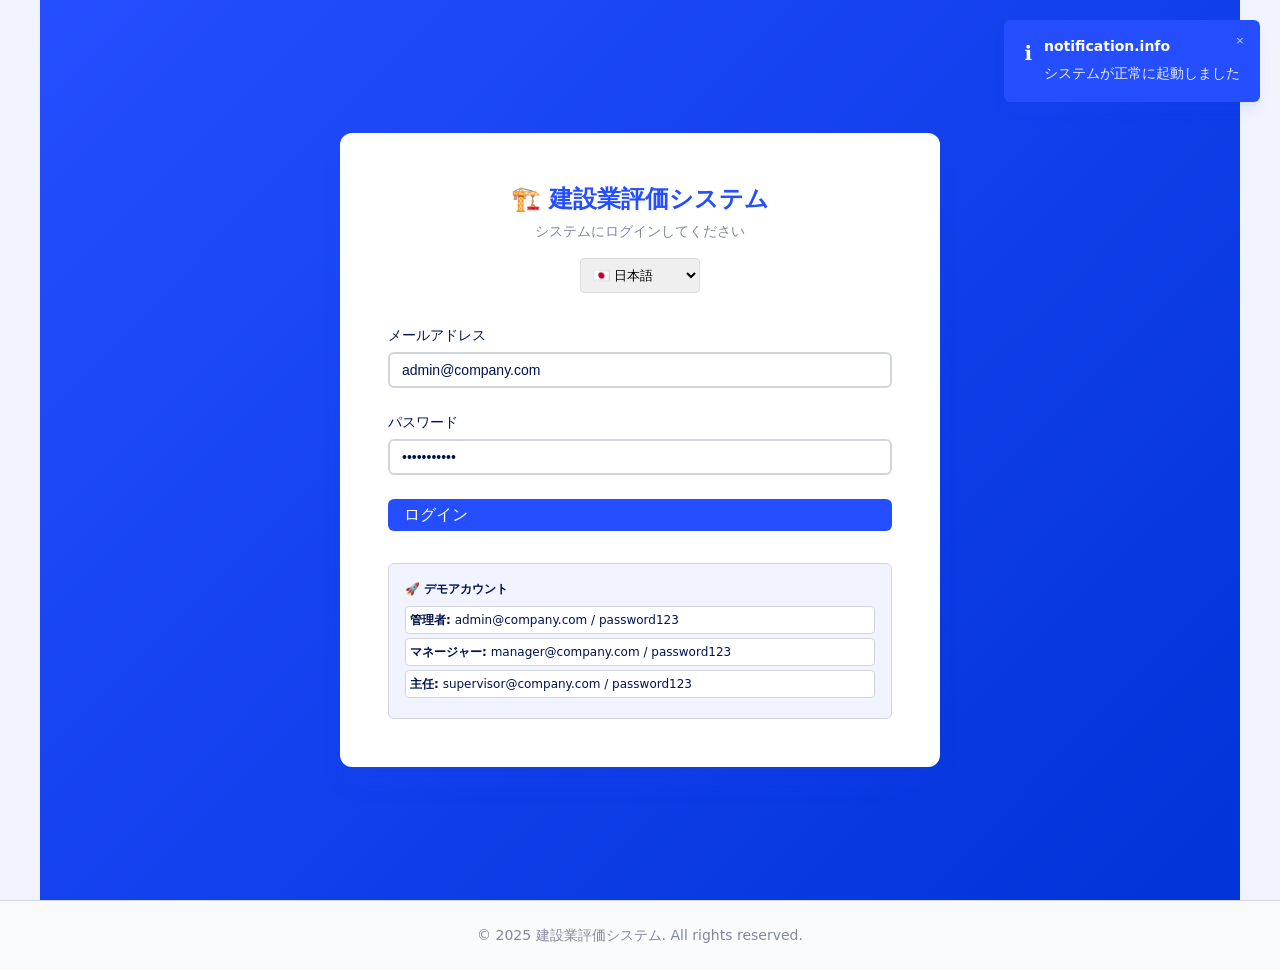
<file: index.html>
<!DOCTYPE html>
<html lang="ja">
<head>
    <meta charset="UTF-8">
    <meta name="viewport" content="width=device-width, initial-scale=1.0">
    <title>建設業評価システム</title>
    <link rel="icon" href="data:image/svg+xml,<svg xmlns='http://www.w3.org/2000/svg' viewBox='0 0 100 100'><text y='.9em' font-size='90'>🏗️</text></svg>">
    
    <!-- CSS読み込み（順序重要） -->
    <link rel="stylesheet" href="assets/css/variables.css">
    <link rel="stylesheet" href="assets/css/main.css">
    <link rel="stylesheet" href="assets/css/components.css">
    <link rel="stylesheet" href="assets/css/responsive.css">
</head>
<body class="login-mode">
    <div class="app-container">
        <!-- ヘッダー（ログイン時のみ表示） -->
        <header id="app-header" class="app-header" style="display: none;">
            <div class="header-content">
                <div class="logo">
                    <h1 id="header-title">🏗️ 建設業評価システム</h1>
                </div>
                <nav>
                    <ul class="nav-menu" id="nav-menu"></ul>
                </nav>
                <div class="user-menu">
                    <div class="user-info" id="user-info"></div>
                    <div class="language-selector">
                        <select id="header-language-select">
                            <option value="ja">🇯🇵 日本語</option>
                            <option value="vi">🇻🇳 Tiếng Việt</option>
                            <option value="en">🇺🇸 English</option>
                        </select>
                    </div>
                </div>
            </div>
        </header>

        <!-- ブレッドクラム -->
        <div id="breadcrumbs" class="breadcrumbs" style="display: none;"></div>

        <!-- メインコンテンツ -->
        <main id="main-content" class="main-content">
            <!-- 初期状態：ログインページ -->
            <div class="login-page">
                <div class="login-container">
                    <div class="login-header">
                        <h1 id="login-title">🏗️ 建設業評価システム</h1>
                        <p id="login-subtitle">システムにログインしてください</p>
                        <div style="margin-top: 16px;">
                            <select id="login-language-select" style="padding: 8px; border-radius: 4px; border: 1px solid #ddd;">
                                <option value="ja">🇯🇵 日本語</option>
                                <option value="vi">🇻🇳 Tiếng Việt</option>
                                <option value="en">🇺🇸 English</option>
                            </select>
                        </div>
                    </div>
                    
                    <form id="login-form">
                        <div class="form-group">
                            <label for="email" id="email-label">メールアドレス</label>
                            <input type="email" id="email" name="email" value="admin@company.com" required>
                        </div>
                        
                        <div class="form-group">
                            <label for="password" id="password-label">パスワード</label>
                            <input type="password" id="password" name="password" value="password123" required>
                        </div>
                        
                        <button type="submit" class="btn btn-primary" style="width: 100%;" id="login-submit">
                            ログイン
                        </button>
                    </form>
                    
                    <div class="demo-info">
                        <strong id="demo-title">🚀 デモアカウント</strong>
                        <div class="demo-accounts">
                            <div class="demo-account">
                                <strong>管理者:</strong> admin@company.com / password123
                            </div>
                            <div class="demo-account">
                                <strong>マネージャー:</strong> manager@company.com / password123
                            </div>
                            <div class="demo-account">
                                <strong>主任:</strong> supervisor@company.com / password123
                            </div>
                        </div>
                    </div>
                </div>
            </div>
        </main>

        <!-- フッター -->
        <footer class="app-footer">
            <p>&copy; 2025 建設業評価システム. All rights reserved.</p>
        </footer>
    </div>

    <!-- 通知コンテナ -->
    <div id="notification-container"></div>

    <!-- JavaScript読み込み（依存関係順） -->
    
    <!-- 1. Core系（基盤） -->
    <script src="assets/js/core/i18n.js"></script>
    <script src="assets/js/data/mock-data.js"></script>
    <script src="assets/js/core/auth.js"></script>
    <script src="assets/js/core/router.js"></script>
    
    <!-- 2. Components系（コンポーネント） -->
    <script src="assets/js/components/pentagon-chart.js"></script>
    <script src="assets/js/components/notification.js"></script>
    
    <!-- 3. Utils系（ユーティリティ） -->
    <script src="assets/js/utils/helpers.js"></script>
    
    <!-- 4. Pages系（ページ） -->
    <script src="assets/js/pages/dashboard.js"></script>
    <script src="assets/js/pages/evaluations.js"></script>
    <script src="assets/js/pages/users.js"></script>
    
    <!-- 5. Main App（最後に読み込み） -->
    <script src="assets/js/core/app.js"></script>

    <!-- 初期化スクリプト -->
    <script>
        // DOM読み込み完了時に初期化
        document.addEventListener('DOMContentLoaded', function() {
            console.log('🚀 Building evaluation system started');
            
            try {
                // アプリケーション初期化
                app.init();
            } catch (error) {
                console.error('⚠️ App initialization failed:', error);
                
                // フォールバック：基本的なイベントリスナーを設定
                setupBasicEventListeners();
            }
            
            console.log('✅ Building evaluation system ready');
        });
        
        // 基本イベントリスナー設定（フォールバック）
        function setupBasicEventListeners() {
            const loginForm = document.getElementById('login-form');
            if (loginForm) {
                loginForm.addEventListener('submit', function(e) {
                    e.preventDefault();
                    if (typeof authHelpers !== 'undefined') {
                        authHelpers.handleLogin(e);
                    }
                });
            }
            
            // 言語切り替え
            const loginLangSelect = document.getElementById('login-language-select');
            const headerLangSelect = document.getElementById('header-language-select');
            
            if (loginLangSelect) {
                loginLangSelect.addEventListener('change', function() {
                    if (typeof i18n !== 'undefined') {
                        i18n.setLanguage(this.value);
                    }
                });
            }
            
            if (headerLangSelect) {
                headerLangSelect.addEventListener('change', function() {
                    if (typeof i18n !== 'undefined') {
                        i18n.setLanguage(this.value);
                    }
                });
            }
        }
    </script>
</body>
</html>
</file>
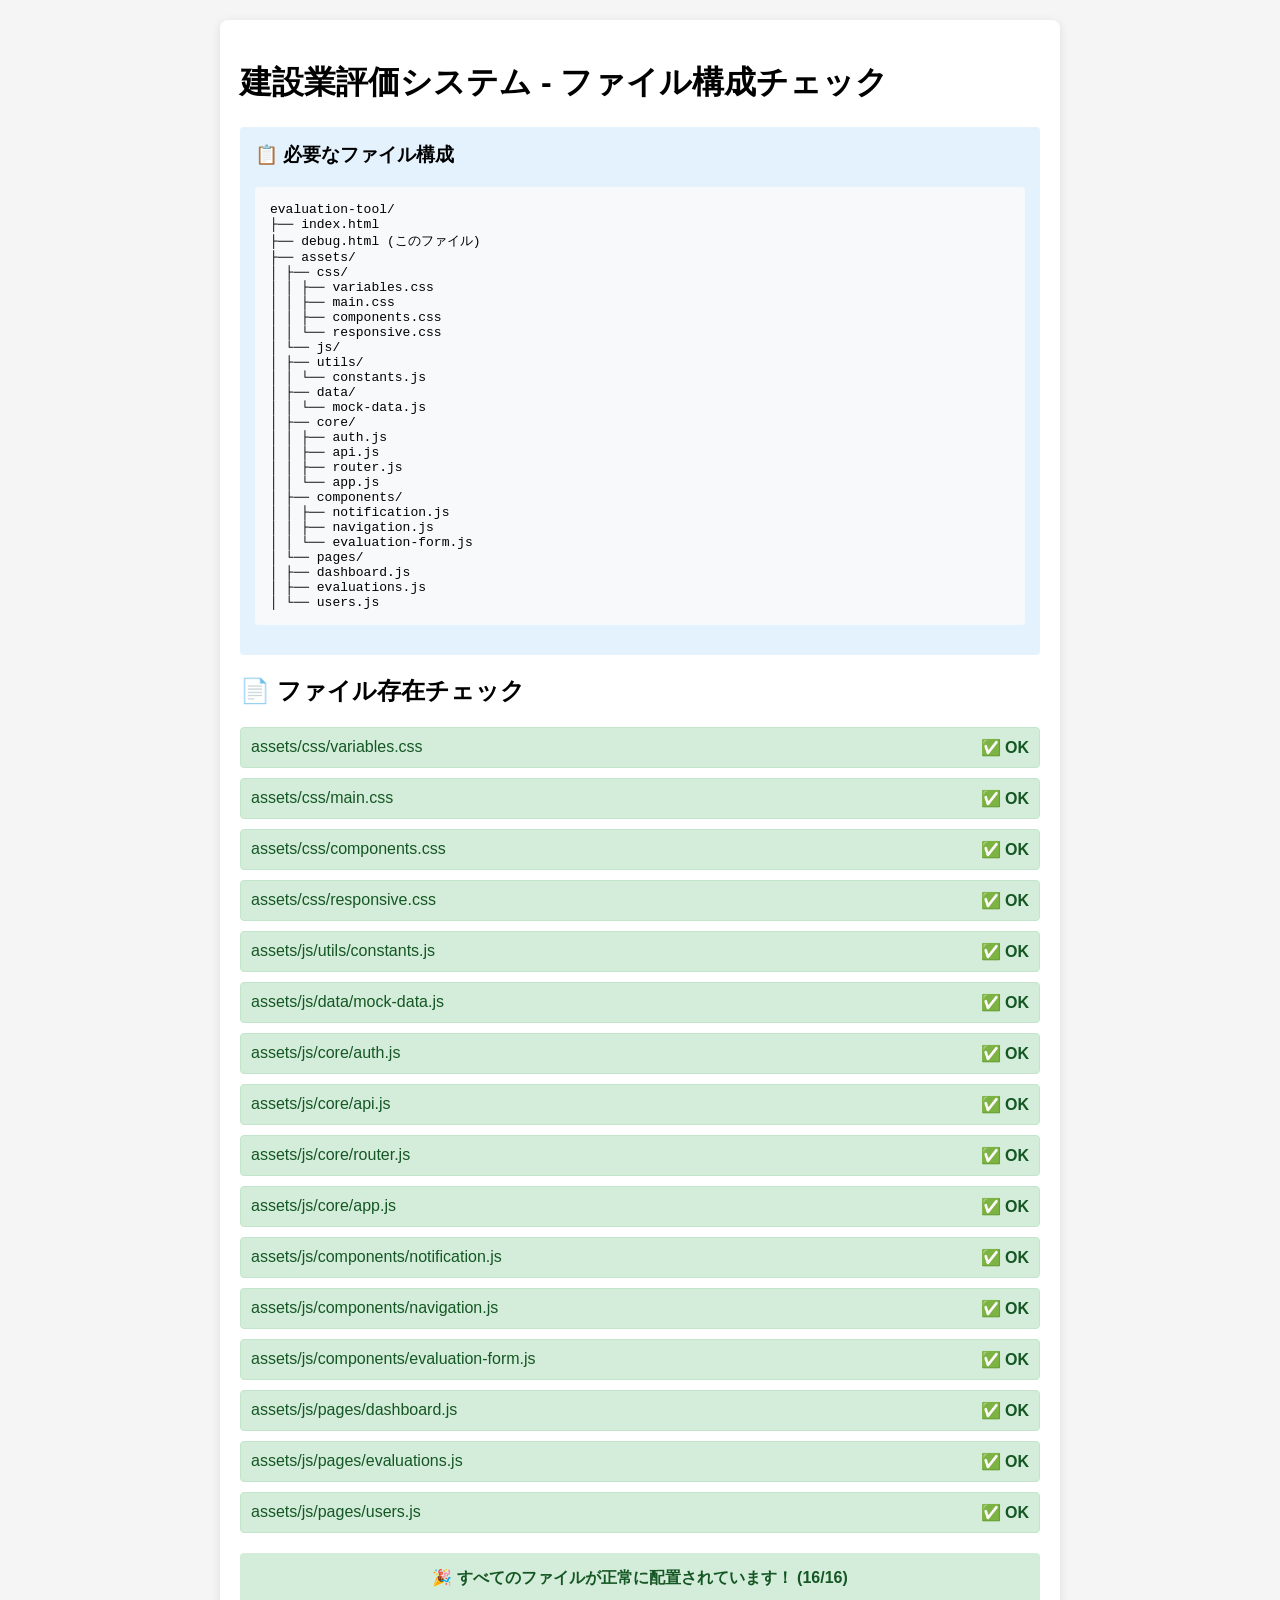
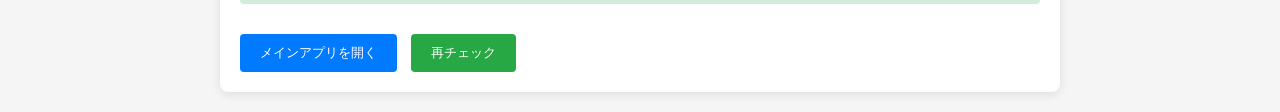
<file: debug.html>
<!DOCTYPE html>
<html lang="ja">
<head>
    <meta charset="UTF-8">
    <meta name="viewport" content="width=device-width, initial-scale=1.0">
    <title>ファイル構成チェック</title>
    <style>
        body {
            font-family: Arial, sans-serif;
            margin: 20px;
            background: #f5f5f5;
        }
        .container {
            max-width: 800px;
            margin: 0 auto;
            background: white;
            padding: 20px;
            border-radius: 8px;
            box-shadow: 0 2px 10px rgba(0,0,0,0.1);
        }
        .file-check {
            margin: 10px 0;
            padding: 10px;
            border-radius: 4px;
            display: flex;
            justify-content: space-between;
            align-items: center;
        }
        .file-check.success {
            background: #d4edda;
            border: 1px solid #c3e6cb;
            color: #155724;
        }
        .file-check.error {
            background: #f8d7da;
            border: 1px solid #f5c6cb;
            color: #721c24;
        }
        .file-check.loading {
            background: #fff3cd;
            border: 1px solid #ffeaa7;
            color: #856404;
        }
        .status {
            font-weight: bold;
        }
        .instructions {
            background: #e3f2fd;
            padding: 15px;
            border-radius: 4px;
            margin-bottom: 20px;
        }
        .instructions h3 {
            margin-top: 0;
        }
        .file-structure {
            background: #f8f9fa;
            padding: 15px;
            border-radius: 4px;
            font-family: monospace;
            white-space: pre-line;
            margin: 15px 0;
        }
    </style>
</head>
<body>
    <div class="container">
        <h1>建設業評価システム - ファイル構成チェック</h1>
        
        <div class="instructions">
            <h3>📋 必要なファイル構成</h3>
            <div class="file-structure">evaluation-tool/
├── index.html
├── debug.html (このファイル)
├── assets/
│   ├── css/
│   │   ├── variables.css
│   │   ├── main.css
│   │   ├── components.css
│   │   └── responsive.css
│   └── js/
│       ├── utils/
│       │   └── constants.js
│       ├── data/
│       │   └── mock-data.js
│       ├── core/
│       │   ├── auth.js
│       │   ├── api.js
│       │   ├── router.js
│       │   └── app.js
│       ├── components/
│       │   ├── notification.js
│       │   ├── navigation.js
│       │   └── evaluation-form.js
│       └── pages/
│           ├── dashboard.js
│           ├── evaluations.js
│           └── users.js</div>
        </div>

        <h2>📄 ファイル存在チェック</h2>
        <div id="file-checks">
            <!-- JavaScriptで動的に生成 -->
        </div>

        <div style="margin-top: 30px;">
            <button onclick="location.href='index.html'" style="padding: 10px 20px; background: #007bff; color: white; border: none; border-radius: 4px; cursor: pointer;">
                メインアプリを開く
            </button>
            <button onclick="recheckFiles()" style="padding: 10px 20px; background: #28a745; color: white; border: none; border-radius: 4px; cursor: pointer; margin-left: 10px;">
                再チェック
            </button>
        </div>
    </div>

    <script>
        const requiredFiles = [
            // CSS
            'assets/css/variables.css',
            'assets/css/main.css',
            'assets/css/components.css',
            'assets/css/responsive.css',
            
            // Utils
            'assets/js/utils/constants.js',
            
            // Data
            'assets/js/data/mock-data.js',
            
            // Core
            'assets/js/core/auth.js',
            'assets/js/core/api.js',
            'assets/js/core/router.js',
            'assets/js/core/app.js',
            
            // Components
            'assets/js/components/notification.js',
            'assets/js/components/navigation.js',
            'assets/js/components/evaluation-form.js',
            
            // Pages
            'assets/js/pages/dashboard.js',
            'assets/js/pages/evaluations.js',
            'assets/js/pages/users.js'
        ];

        async function checkFile(path) {
            try {
                const response = await fetch(path, { method: 'HEAD' });
                return response.ok;
            } catch (error) {
                return false;
            }
        }

        async function checkAllFiles() {
            const container = document.getElementById('file-checks');
            container.innerHTML = '';

            for (const file of requiredFiles) {
                const div = document.createElement('div');
                div.className = 'file-check loading';
                div.innerHTML = `
                    <span>${file}</span>
                    <span class="status">チェック中...</span>
                `;
                container.appendChild(div);

                const exists = await checkFile(file);
                
                div.className = `file-check ${exists ? 'success' : 'error'}`;
                div.querySelector('.status').textContent = exists ? '✅ OK' : '❌ 見つかりません';
            }

            // 結果サマリー
            const allFiles = container.querySelectorAll('.file-check');
            const successCount = container.querySelectorAll('.file-check.success').length;
            const errorCount = container.querySelectorAll('.file-check.error').length;

            const summary = document.createElement('div');
            summary.style.cssText = 'margin-top: 20px; padding: 15px; background: #f8f9fa; border-radius: 4px; text-align: center; font-weight: bold;';
            
            if (errorCount === 0) {
                summary.style.background = '#d4edda';
                summary.style.color = '#155724';
                summary.innerHTML = `🎉 すべてのファイルが正常に配置されています！ (${successCount}/${allFiles.length})`;
            } else {
                summary.style.background = '#f8d7da';
                summary.style.color = '#721c24';
                summary.innerHTML = `⚠️ ${errorCount}個のファイルが見つかりません。ファイルを正しい場所に配置してください。`;
            }
            
            container.appendChild(summary);
        }

        function recheckFiles() {
            checkAllFiles();
        }

        // ページロード時にチェック実行
        document.addEventListener('DOMContentLoaded', checkAllFiles);
    </script>
</body>
</html>
</file>
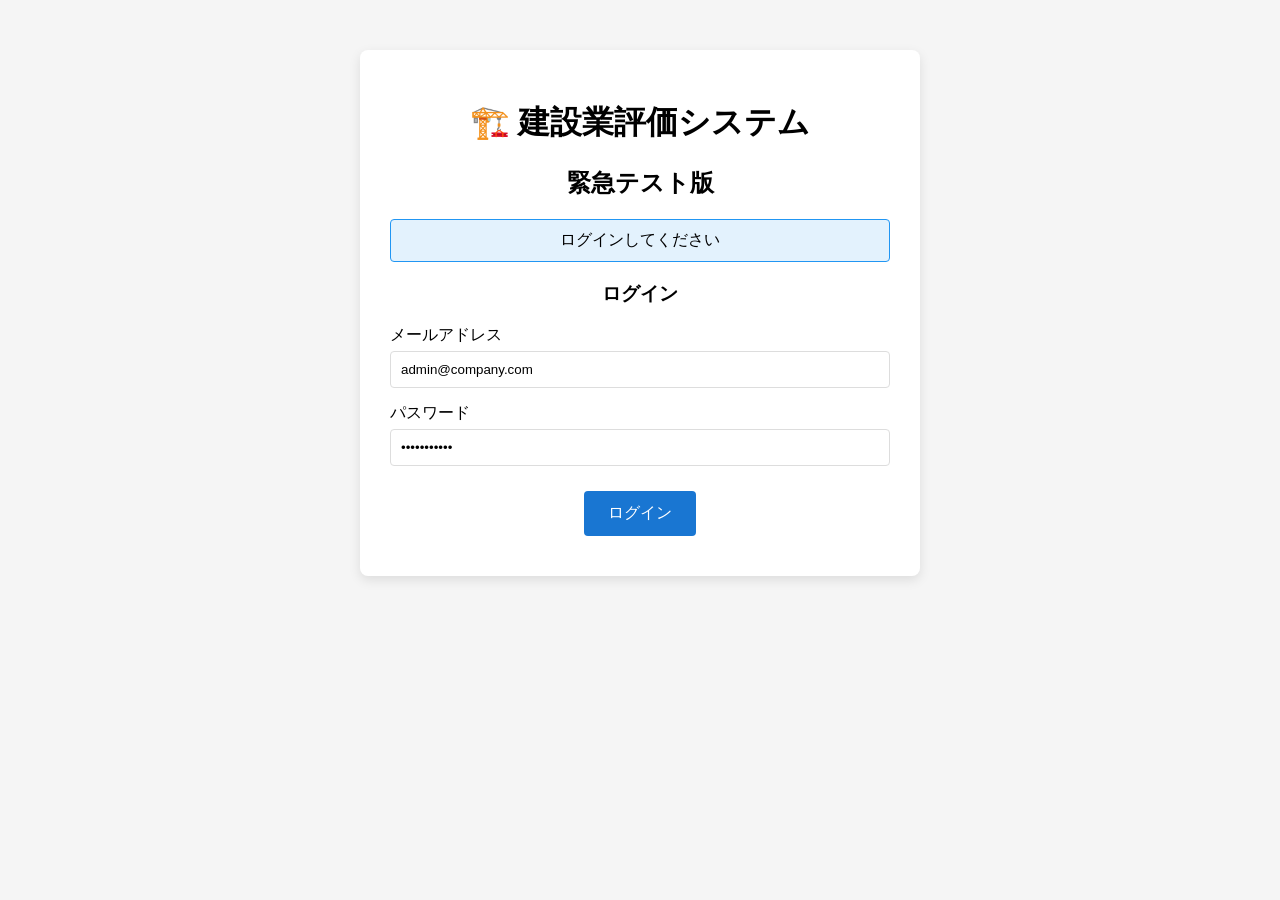
<file: emergency.html>
<!DOCTYPE html>
<html lang="ja">
<head>
    <meta charset="UTF-8">
    <meta name="viewport" content="width=device-width, initial-scale=1.0">
    <title>建設業評価システム - 緊急テスト版</title>
    <style>
        body {
            font-family: Arial, sans-serif;
            margin: 0;
            padding: 0;
            background: #f5f5f5;
        }
        .container {
            max-width: 500px;
            margin: 50px auto;
            background: white;
            padding: 30px;
            border-radius: 8px;
            box-shadow: 0 4px 12px rgba(0,0,0,0.1);
            text-align: center;
        }
        .btn {
            background: #1976d2;
            color: white;
            border: none;
            padding: 12px 24px;
            border-radius: 4px;
            cursor: pointer;
            font-size: 16px;
            margin: 10px;
        }
        .btn:hover {
            background: #1565c0;
        }
        .form-group {
            margin: 15px 0;
            text-align: left;
        }
        .form-group label {
            display: block;
            margin-bottom: 5px;
        }
        .form-group input {
            width: 100%;
            padding: 10px;
            border: 1px solid #ddd;
            border-radius: 4px;
            box-sizing: border-box;
        }
        .status {
            padding: 10px;
            margin: 10px 0;
            border-radius: 4px;
            background: #e3f2fd;
            border: 1px solid #2196f3;
        }
    </style>
</head>
<body>
    <div class="container">
        <h1>🏗️ 建設業評価システム</h1>
        <h2>緊急テスト版</h2>
        
        <div id="status" class="status">
            システムを読み込み中...
        </div>
        
        <div id="login-section" style="display: none;">
            <h3>ログイン</h3>
            <form id="login-form">
                <div class="form-group">
                    <label for="email">メールアドレス</label>
                    <input type="email" id="email" value="admin@company.com" required>
                </div>
                <div class="form-group">
                    <label for="password">パスワード</label>
                    <input type="password" id="password" value="password123" required>
                </div>
                <button type="submit" class="btn">ログイン</button>
            </form>
        </div>
        
        <div id="dashboard-section" style="display: none;">
            <h3>✅ ログイン成功！</h3>
            <p>ダッシュボードページです</p>
            <button class="btn" onclick="showEvaluations()">評価一覧</button>
            <button class="btn" onclick="showUsers()">ユーザー管理</button>
            <button class="btn" onclick="logout()">ログアウト</button>
        </div>
        
        <div id="evaluations-section" style="display: none;">
            <h3>📋 評価一覧</h3>
            <p>評価一覧ページです</p>
            <button class="btn" onclick="showDashboard()">ダッシュボードに戻る</button>
        </div>
        
        <div id="users-section" style="display: none;">
            <h3>👥 ユーザー管理</h3>
            <p>ユーザー管理ページです</p>
            <button class="btn" onclick="showDashboard()">ダッシュボードに戻る</button>
        </div>
    </div>

    <script>
        console.log('🚀 Emergency test version started');
        
        // シンプルな状態管理
        let currentUser = null;
        let currentPage = 'loading';
        
        // 初期化
        setTimeout(() => {
            updateStatus('システム読み込み完了');
            showLoginForm();
        }, 1000);
        
        function updateStatus(message) {
            const status = document.getElementById('status');
            if (status) {
                status.textContent = message;
            }
            console.log('Status:', message);
        }
        
        function showLoginForm() {
            console.log('📝 Showing login form');
            hideAllSections();
            document.getElementById('login-section').style.display = 'block';
            updateStatus('ログインしてください');
        }
        
        function showDashboard() {
            console.log('🏠 Showing dashboard');
            hideAllSections();
            document.getElementById('dashboard-section').style.display = 'block';
            updateStatus(`ようこそ、${currentUser?.name || 'ユーザー'}さん`);
        }
        
        function showEvaluations() {
            console.log('📋 Showing evaluations');
            hideAllSections();
            document.getElementById('evaluations-section').style.display = 'block';
            updateStatus('評価一覧を表示中');
        }
        
        function showUsers() {
            console.log('👥 Showing users');
            hideAllSections();
            document.getElementById('users-section').style.display = 'block';
            updateStatus('ユーザー管理を表示中');
        }
        
        function hideAllSections() {
            ['login-section', 'dashboard-section', 'evaluations-section', 'users-section'].forEach(id => {
                const section = document.getElementById(id);
                if (section) section.style.display = 'none';
            });
        }
        
        function logout() {
            console.log('🚪 Logging out');
            currentUser = null;
            showLoginForm();
        }
        
        // ログインフォーム処理
        document.getElementById('login-form').addEventListener('submit', function(e) {
            e.preventDefault();
            
            const email = document.getElementById('email').value;
            const password = document.getElementById('password').value;
            
            console.log('🔐 Login attempt:', email);
            updateStatus('ログイン中...');
            
            // デモ認証
            setTimeout(() => {
                if (email === 'admin@company.com' && password === 'password123') {
                    currentUser = { name: '田中 太郎', role: 'admin' };
                    console.log('✅ Login successful');
                    showDashboard();
                } else {
                    console.log('❌ Login failed');
                    updateStatus('ログインに失敗しました');
                    alert('ログインに失敗しました。正しいメールアドレスとパスワードを入力してください。');
                }
            }, 500);
        });
        
        console.log('✅ Emergency test version ready');
    </script>
</body>
</html>
</file>
<file: assets/css/variables.css>
/**
 * CSS Variables - 建設業評価システム
 * 新トンマナ適用版 - 全体で使用する色、サイズ、フォントなどの変数を定義
 */

:root {
  /* === 新カラーパレット（確定トンマナ） === */
  
  /* プライマリーカラー（青系） */
  --color-primary: #244EFF;           /* メインブルー */
  --color-primary-light: #5C77FF;     /* ライトブルー */
  --color-primary-dark: #0133D8;      /* 濃いブルー */
  --color-primary-50: rgba(36, 78, 255, 0.05);
  --color-primary-100: rgba(36, 78, 255, 0.1);
  --color-primary-200: rgba(36, 78, 255, 0.2);
  --color-primary-300: rgba(36, 78, 255, 0.3);
  --color-primary-500: rgba(36, 78, 255, 0.5);
  
  /* セカンダリーカラー（濃紺） */
  --color-secondary: #001350;         /* 濃紺 */
  --color-secondary-light: #002B7F;   /* ライト濃紺 */
  --color-secondary-dark: #000A2A;    /* ダーク濃紺 */
  --color-secondary-50: rgba(0, 19, 80, 0.05);
  --color-secondary-100: rgba(0, 19, 80, 0.1);
  --color-secondary-200: rgba(0, 19, 80, 0.2);
  --color-secondary-500: rgba(0, 19, 80, 0.5);
  
  /* ニュートラルカラー（グレー） */
  --color-neutral: #82889D;           /* メイングレー */
  --color-neutral-light: #A8AEC0;     /* ライトグレー */
  --color-neutral-dark: #6B7280;      /* ダークグレー */
  --color-neutral-50: rgba(130, 136, 157, 0.05);
  --color-neutral-100: rgba(130, 136, 157, 0.1);
  --color-neutral-200: rgba(130, 136, 157, 0.2);
  --color-neutral-500: rgba(130, 136, 157, 0.5);
  
  /* 背景カラー */
  --color-background: #F1F4FF;        /* バックブルー */
  --color-background-secondary: #F9FAFC; /* グレーブルー */
  --color-background-card: #FFFFFF;    /* カード背景 */
  
  /* アクセントカラー */
  --color-success: #1DCE85;           /* 緑 - 成功 */
  --color-success-light: #48E5A3;     /* ライト緑 */
  --color-success-dark: #16A86B;      /* ダーク緑 */
  --color-success-50: rgba(29, 206, 133, 0.05);
  --color-success-100: rgba(29, 206, 133, 0.1);
  --color-success-200: rgba(29, 206, 133, 0.2);
  
  --color-warning: #FFCE2C;           /* 黄色 - 注意 */
  --color-warning-light: #FFD94F;     /* ライト黄色 */
  --color-warning-dark: #E6B800;      /* ダーク黄色 */
  --color-warning-50: rgba(255, 206, 44, 0.05);
  --color-warning-100: rgba(255, 206, 44, 0.1);
  --color-warning-200: rgba(255, 206, 44, 0.2);
  
  --color-danger: #FF2C5D;            /* ピンク - 警告 */
  --color-danger-light: #FF5C82;      /* ライトピンク */
  --color-danger-dark: #E6003D;       /* ダークピンク */
  --color-danger-50: rgba(255, 44, 93, 0.05);
  --color-danger-100: rgba(255, 44, 93, 0.1);
  --color-danger-200: rgba(255, 44, 93, 0.2);
  
  --color-info: var(--color-primary);  /* 情報表示は青を使用 */
  --color-info-light: var(--color-primary-light);
  --color-info-dark: var(--color-primary-dark);
  
  /* === 建設業界専用カラー === */
  
  /* 評価ステータス */
  --color-evaluation-excellent: var(--color-success);    /* 優秀 */
  --color-evaluation-good: #4ECE85;                      /* 良好 */
  --color-evaluation-average: var(--color-warning);      /* 普通 */
  --color-evaluation-poor: #FF8C42;                      /* 要改善 */
  --color-evaluation-critical: var(--color-danger);      /* 要指導 */
  
  /* 安全性カラー */
  --color-safety-safe: var(--color-success);            /* 安全 */
  --color-safety-caution: var(--color-warning);         /* 注意 */
  --color-safety-danger: var(--color-danger);           /* 危険 */
  --color-safety-helmet: var(--color-warning);          /* ヘルメット */
  
  /* 作業ステータス */
  --color-status-completed: var(--color-success);       /* 完了 */
  --color-status-in-progress: var(--color-primary);     /* 作業中 */
  --color-status-pending: var(--color-warning);         /* 保留 */
  --color-status-not-started: var(--color-neutral);     /* 未着手 */
  --color-status-on-hold: var(--color-danger);          /* 中止 */
  
  /* === グレースケール === */
  --color-white: #FFFFFF;
  --color-gray-50: #F9FAFC;          /* グレーブルー背景 */
  --color-gray-100: #F1F4FF;         /* バックブルー背景 */
  --color-gray-200: #E5E7EB;
  --color-gray-300: #D1D5DB;
  --color-gray-400: #9CA3AF;
  --color-gray-500: var(--color-neutral);  /* 82889D */
  --color-gray-600: #6B7280;
  --color-gray-700: #374151;
  --color-gray-800: #1F2937;
  --color-gray-900: var(--color-secondary); /* 001350 */
  --color-black: #000000;
  
  /* === テキストカラー === */
  --color-text-primary: var(--color-secondary);    /* 濃紺テキスト */
  --color-text-secondary: var(--color-neutral);    /* グレーテキスト */
  --color-text-muted: var(--color-gray-500);       /* 補助テキスト */
  --color-text-inverse: var(--color-white);        /* 逆色テキスト */
  --color-text-link: var(--color-primary);         /* リンクテキスト */
  --color-text-link-hover: var(--color-primary-dark);
  
  /* === レイアウト === */
  
  /* ブレイクポイント */
  --breakpoint-xs: 0;
  --breakpoint-sm: 576px;
  --breakpoint-md: 768px;
  --breakpoint-lg: 992px;
  --breakpoint-xl: 1200px;
  --breakpoint-xxl: 1400px;
  
  /* コンテナ幅 */
  --container-max-width: 1200px;
  --container-padding: 1rem;
  
  /* スペーシング */
  --spacing-xs: 0.25rem;   /* 4px */
  --spacing-sm: 0.5rem;    /* 8px */
  --spacing-md: 1rem;      /* 16px */
  --spacing-lg: 1.5rem;    /* 24px */
  --spacing-xl: 2rem;      /* 32px */
  --spacing-xxl: 3rem;     /* 48px */
  
  /* === タイポグラフィ === */
  
  /* フォントファミリー */
  --font-family-base: 'Segoe UI', 'Yu Gothic UI', 'Hiragino Kaku Gothic ProN', 'Hiragino Sans', Meiryo, system-ui, sans-serif;
  --font-family-monospace: 'SFMono-Regular', Menlo, Monaco, Consolas, 'Liberation Mono', 'Courier New', monospace;
  
  /* フォントサイズ */
  --font-size-xs: 0.75rem;   /* 12px */
  --font-size-sm: 0.875rem;  /* 14px */
  --font-size-base: 1rem;    /* 16px */
  --font-size-lg: 1.125rem;  /* 18px */
  --font-size-xl: 1.25rem;   /* 20px */
  --font-size-2xl: 1.5rem;   /* 24px */
  --font-size-3xl: 1.875rem; /* 30px */
  --font-size-4xl: 2.25rem;  /* 36px */
  
  /* フォントウェイト */
  --font-weight-light: 300;
  --font-weight-normal: 400;
  --font-weight-medium: 500;
  --font-weight-semibold: 600;
  --font-weight-bold: 700;
  
  /* 行の高さ */
  --line-height-tight: 1.25;
  --line-height-base: 1.5;
  --line-height-relaxed: 1.75;
  
  /* === コンポーネント === */
  
  /* ボーダー */
  --border-width: 1px;
  --border-radius-sm: 0.25rem;  /* 4px */
  --border-radius: 0.375rem;    /* 6px */
  --border-radius-md: 0.5rem;   /* 8px */
  --border-radius-lg: 0.75rem;  /* 12px */
  --border-radius-xl: 1rem;     /* 16px */
  --border-color: var(--color-gray-300);
  
  /* シャドウ（新カラーベース） */
  --shadow-sm: 0 1px 2px 0 rgba(36, 78, 255, 0.05);
  --shadow: 0 1px 3px 0 rgba(36, 78, 255, 0.1), 0 1px 2px 0 rgba(36, 78, 255, 0.06);
  --shadow-md: 0 4px 6px -1px rgba(36, 78, 255, 0.1), 0 2px 4px -1px rgba(36, 78, 255, 0.06);
  --shadow-lg: 0 10px 15px -3px rgba(36, 78, 255, 0.1), 0 4px 6px -2px rgba(36, 78, 255, 0.05);
  --shadow-xl: 0 20px 25px -5px rgba(36, 78, 255, 0.1), 0 10px 10px -5px rgba(36, 78, 255, 0.04);
  
  /* 建設業界カラーシャドウ */
  --shadow-safety: 0 4px 6px -1px rgba(29, 206, 133, 0.1);    /* 安全色シャドウ */
  --shadow-warning: 0 4px 6px -1px rgba(255, 206, 44, 0.1);   /* 警告色シャドウ */
  --shadow-danger: 0 4px 6px -1px rgba(255, 44, 93, 0.1);     /* 危険色シャドウ */
  
  /* トランジション */
  --transition-fast: 150ms ease-in-out;
  --transition-base: 250ms ease-in-out;
  --transition-slow: 350ms ease-in-out;
  
  /* Z-index */
  --z-index-dropdown: 1000;
  --z-index-sticky: 1020;
  --z-index-fixed: 1030;
  --z-index-modal-backdrop: 1040;
  --z-index-modal: 1050;
  --z-index-popover: 1060;
  --z-index-tooltip: 1070;
  --z-index-toast: 1080;
  --z-index-demo-badge: 1100;
  
  /* === フォーム要素 === */
  
  /* 入力フィールド */
  --input-padding-y: 0.5rem;
  --input-padding-x: 0.75rem;
  --input-border-color: var(--color-gray-300);
  --input-border-radius: var(--border-radius);
  --input-focus-border-color: var(--color-primary);
  --input-focus-box-shadow: 0 0 0 0.25rem var(--color-primary-200);
  --input-bg: var(--color-white);
  
  /* ボタン */
  --btn-padding-y: 0.5rem;
  --btn-padding-x: 1rem;
  --btn-font-size: var(--font-size-base);
  --btn-border-radius: var(--border-radius);
  --btn-transition: all var(--transition-base);
  
  /* ボタンカラーバリエーション */
  --btn-primary-bg: var(--color-primary);
  --btn-primary-hover-bg: var(--color-primary-dark);
  --btn-secondary-bg: var(--color-secondary);
  --btn-secondary-hover-bg: var(--color-secondary-dark);
  --btn-success-bg: var(--color-success);
  --btn-warning-bg: var(--color-warning);
  --btn-danger-bg: var(--color-danger);
  
  /* === カード === */
  --card-border-radius: var(--border-radius-md);
  --card-border-color: var(--color-gray-200);
  --card-bg: var(--color-background-card);
  --card-shadow: var(--shadow);
  --card-hover-shadow: var(--shadow-md);
  --card-padding: 1.25rem;
  
  /* === ナビゲーション === */
  --navbar-height: 60px;
  --navbar-padding-y: 0.5rem;
  --navbar-padding-x: 1rem;
  --navbar-brand-font-size: 1.25rem;
  --navbar-bg: var(--color-secondary);        /* 濃紺背景 */
  --navbar-text-color: var(--color-white);
  --navbar-link-hover-color: var(--color-primary-light);
  
  /* === テーブル === */
  --table-cell-padding-y: 0.75rem;
  --table-cell-padding-x: 0.75rem;
  --table-border-color: var(--color-gray-200);
  --table-hover-bg: var(--color-primary-50);
  --table-header-bg: var(--color-background);
  --table-header-color: var(--color-text-primary);
  
  /* === モーダル === */
  --modal-backdrop-bg: rgba(0, 19, 80, 0.5);  /* 濃紺ベース */
  --modal-content-bg: var(--color-white);
  --modal-content-border-radius: var(--border-radius-lg);
  --modal-header-bg: var(--color-secondary);   /* 濃紺ヘッダー */
  --modal-header-color: var(--color-white);
  
  /* === 通知・トースト === */
  --toast-bg: var(--color-white);
  --toast-border-radius: var(--border-radius);
  --toast-shadow: var(--shadow-lg);
  --toast-padding: 1rem;
  
  /* === チャート（五角形チャート専用） === */
  --chart-primary-color: var(--color-primary);           /* データ線 */
  --chart-primary-fill: var(--color-primary-200);        /* データエリア */
  --chart-secondary-color: var(--color-neutral);         /* 補助線 */
  --chart-grid-color: var(--color-gray-300);             /* グリッド線 */
  --chart-text-color: var(--color-text-primary);         /* ラベルテキスト */
  --chart-point-color: var(--color-primary);             /* データポイント */
  --chart-bg: var(--color-white);                        /* チャート背景 */
  
  /* 評価レベル別チャートカラー */
  --chart-level-5: var(--color-success);                 /* 優秀 */
  --chart-level-4: #4ECE85;                              /* 良好 */
  --chart-level-3: var(--color-warning);                 /* 普通 */
  --chart-level-2: #FF8C42;                              /* 要改善 */
  --chart-level-1: var(--color-danger);                  /* 要指導 */
  
  /* === ローディング === */
  --loading-overlay-bg: rgba(241, 244, 255, 0.9);        /* バックブルーベース */
  --spinner-color: var(--color-primary);
  --spinner-secondary-color: var(--color-primary-200);
  
  /* === プログレスバー === */
  --progress-bg: var(--color-gray-200);
  --progress-bar-bg: var(--color-primary);
  --progress-height: 0.5rem;
  --progress-border-radius: var(--border-radius);
  
  /* === レスポンシブフォント === */
  --font-size-responsive-xs: clamp(0.7rem, 0.8vw, 0.75rem);
  --font-size-responsive-sm: clamp(0.8rem, 1vw, 0.875rem);
  --font-size-responsive-base: clamp(0.9rem, 1.2vw, 1rem);
  --font-size-responsive-lg: clamp(1rem, 1.4vw, 1.125rem);
  --font-size-responsive-xl: clamp(1.1rem, 1.6vw, 1.25rem);
  
  /* === グラデーション === */
  --gradient-primary: linear-gradient(135deg, var(--color-primary), var(--color-primary-dark));
  --gradient-secondary: linear-gradient(135deg, var(--color-secondary), var(--color-secondary-dark));
  --gradient-success: linear-gradient(135deg, var(--color-success), var(--color-success-dark));
  --gradient-background: linear-gradient(135deg, var(--color-background), var(--color-background-secondary));
  
  /* === 技能実習生向け特別カラー === */
  --color-trainee-highlight: var(--color-warning);       /* ハイライト */
  --color-trainee-success: var(--color-success);         /* 成功体験 */
  --color-trainee-progress: var(--color-primary);        /* 進歩 */
  --color-trainee-support: var(--color-info);            /* サポート */
}

/* === ダークモード対応（将来的に） === */
@media (prefers-color-scheme: dark) {
  :root {
    /* ダークモード用の変数を定義 */
    --color-background: #1a1a2e;
    --color-background-secondary: #16213e;
    --color-background-card: #2d2d3d;
    --color-text-primary: #ffffff;
    --color-text-secondary: #b0b3c7;
    --input-bg: #3d3d4d;
    --border-color: #4d4d5d;
    --navbar-bg: var(--color-secondary-dark);
  }
}

/* === 印刷用スタイル === */
@media print {
  :root {
    --shadow: none;
    --shadow-sm: none;
    --shadow-md: none;
    --shadow-lg: none;
    --shadow-xl: none;
    --card-shadow: none;
    --toast-shadow: none;
    
    /* 印刷用カラー調整 */
    --color-primary: #0133D8;
    --color-secondary: #001350;
    --navbar-bg: transparent;
    --card-bg: transparent;
  }
}

/* === 高コントラストモード対応 === */
@media (prefers-contrast: high) {
  :root {
    --border-width: 2px;
    --input-border-color: var(--color-secondary);
    --card-border-color: var(--color-secondary);
    --table-border-color: var(--color-secondary);
    
    /* 高コントラスト用カラー強化 */
    --color-text-primary: var(--color-black);
    --color-text-secondary: var(--color-secondary);
  }
}

/* === 動きを減らす設定 === */
@media (prefers-reduced-motion: reduce) {
  :root {
    --transition-fast: none;
    --transition-base: none;
    --transition-slow: none;
    --btn-transition: none;
  }
}

/* === レイアウト === */
  
  /* ブレイクポイント */
  --breakpoint-xs: 0;
  --breakpoint-sm: 576px;
  --breakpoint-md: 768px;
  --breakpoint-lg: 992px;
  --breakpoint-xl: 1200px;
  --breakpoint-xxl: 1400px;
  
  /* コンテナ幅 */
  --container-max-width: 1200px;
  --container-padding: 1rem;
  
  /* スペーシング */
  --spacing-xs: 0.25rem;   /* 4px */
  --spacing-sm: 0.5rem;    /* 8px */
  --spacing-md: 1rem;      /* 16px */
  --spacing-lg: 1.5rem;    /* 24px */
  --spacing-xl: 2rem;      /* 32px */
  --spacing-xxl: 3rem;     /* 48px */
  
  /* レイアウト高さ */
  --footer-height: 80px;
  --header-height: 60px;
</file>
<file: assets/css/main.css>
/**
 * main.css - 建設業評価システム基本スタイル
 * 新トンマナ適用版（レイアウト修正）
 */

/* === リセット & 基本設定 === */
* {
    margin: 0;
    padding: 0;
    box-sizing: border-box;
}

body {
    font-family: var(--font-family-base);
    background: var(--color-background);
    color: var(--color-text-primary);
    line-height: var(--line-height-base);
    font-size: var(--font-size-base);
}

.app-container {
    min-height: 100vh;
    display: flex;
    flex-direction: column;
}

/* ログイン状態でのレイアウト調整 */
body.authenticated .app-container {
    min-height: 100vh;
}

body.login-mode .app-container {
    min-height: 100vh;
    display: flex;
    flex-direction: column;
}

body.login-mode .main-content {
    flex: 1;
    display: flex;
    align-items: center;
    justify-content: center;
    padding: 0;
}

/* ログイン状態でのログインページ非表示 */
body.authenticated .login-page {
    display: none !important;
}

/* 認証前のヘッダー・ブレッドクラム非表示 */
body.login-mode .app-header,
body.login-mode .breadcrumbs {
    display: none !important;
}

/* === ヘッダー === */
.app-header {
    background: var(--color-secondary); /* 濃紺 */
    color: var(--color-white);
    padding: 0 var(--spacing-lg);
    box-shadow: var(--shadow-md);
    position: relative;
    z-index: var(--z-index-sticky);
}

.header-content {
    max-width: var(--container-max-width);
    margin: 0 auto;
    display: flex;
    justify-content: space-between;
    align-items: center;
    height: var(--navbar-height);
    flex-wrap: nowrap;
}

.logo {
    flex-shrink: 0;
}

.logo h1 {
    font-size: var(--navbar-brand-font-size);
    font-weight: var(--font-weight-semibold);
    color: var(--color-white);
    margin: 0;
    white-space: nowrap;
}

nav {
    flex: 1;
    display: flex;
    justify-content: center;
    margin: 0 var(--spacing-lg);
}

.nav-menu {
    display: flex;
    list-style: none;
    gap: 0;
    margin: 0;
    padding: 0;
}

.nav-link {
    display: block;
    padding: var(--navbar-padding-y) var(--spacing-xl);
    color: var(--color-white);
    text-decoration: none;
    transition: var(--transition-base);
    font-weight: var(--font-weight-medium);
    white-space: nowrap;
}

.nav-link:hover,
.nav-link.active {
    background: var(--color-primary-200); /* 青系ホバー */
    color: var(--color-white);
}

/* === ユーザーメニュー === */
.user-menu {
    display: flex;
    align-items: center;
    gap: var(--spacing-md);
    flex-shrink: 0;
}

.user-info {
    display: flex;
    align-items: center;
    gap: var(--spacing-sm);
}

.user-avatar {
    width: 36px;
    height: 36px;
    border-radius: 50%;
    background: var(--color-primary); /* 青背景 */
    display: flex;
    align-items: center;
    justify-content: center;
    font-weight: var(--font-weight-bold);
    font-size: var(--font-size-sm);
    color: var(--color-white);
    flex-shrink: 0;
}

.user-details {
    display: flex;
    flex-direction: column;
    min-width: 0; /* flexアイテムの縮小を許可 */
}

.user-name {
    font-weight: var(--font-weight-semibold);
    font-size: var(--font-size-sm);
    color: var(--color-white);
    white-space: nowrap;
    overflow: hidden;
    text-overflow: ellipsis;
}

.user-role {
    font-size: var(--font-size-xs);
    opacity: 0.8;
    color: var(--color-white);
    white-space: nowrap;
}

/* === 言語選択 === */
.language-selector select {
    background: var(--color-primary-200);
    border: 1px solid var(--color-primary-300);
    color: var(--color-white);
    padding: 6px 12px;
    border-radius: var(--border-radius-sm);
    cursor: pointer;
    font-size: var(--font-size-xs);
    transition: var(--transition-base);
}

.language-selector select:hover {
    background: var(--color-primary-300);
}

.language-selector select option {
    background: var(--color-secondary);
    color: var(--color-white);
}

/* === ブレッドクラム === */
.breadcrumbs {
    background: var(--color-white);
    padding: var(--spacing-sm) var(--spacing-lg);
    border-bottom: 1px solid var(--border-color);
    font-size: var(--font-size-sm);
}

.breadcrumbs a {
    color: var(--color-primary);
    text-decoration: none;
    transition: var(--transition-base);
}

.breadcrumbs a:hover {
    color: var(--color-primary-dark);
}

.breadcrumbs .separator {
    margin: 0 var(--spacing-xs);
    color: var(--color-neutral);
}

.breadcrumbs .current {
    color: var(--color-text-secondary);
    font-weight: var(--font-weight-medium);
}

/* === メインコンテンツ === */
.main-content {
    flex: 1;
    max-width: var(--container-max-width);
    margin: 0 auto;
    padding: var(--spacing-xl) var(--spacing-lg);
    width: 100%;
}

/* === ページ共通 === */
.page {
    background: var(--color-background-card);
    border-radius: var(--card-border-radius);
    box-shadow: var(--card-shadow);
    overflow: hidden;
    border: 1px solid var(--card-border-color);
}

.page:hover {
    box-shadow: var(--card-hover-shadow);
}

.page-header {
    padding: var(--spacing-xl) 2rem;
    border-bottom: 1px solid var(--border-color);
    display: flex;
    justify-content: space-between;
    align-items: center;
    background: var(--color-background);
}

.page-title {
    font-size: var(--font-size-2xl);
    font-weight: var(--font-weight-semibold);
    color: var(--color-primary);
}

.page-content {
    padding: 2rem;
}

/* === フォーム === */
.form-group {
    margin-bottom: var(--spacing-lg);
}

.form-group label {
    display: block;
    margin-bottom: 6px;
    font-weight: var(--font-weight-medium);
    color: var(--color-text-primary);
    font-size: var(--font-size-sm);
}

.form-group input,
.form-group select,
.form-group textarea {
    width: 100%;
    padding: var(--input-padding-y) var(--input-padding-x);
    border: 2px solid var(--input-border-color);
    border-radius: var(--input-border-radius);
    font-size: var(--font-size-sm);
    transition: var(--transition-base);
    background: var(--input-bg);
    color: var(--color-text-primary);
}

.form-group input:focus,
.form-group select:focus,
.form-group textarea:focus {
    outline: none;
    border-color: var(--input-focus-border-color);
    box-shadow: var(--input-focus-box-shadow);
}

.form-group textarea {
    resize: vertical;
    min-height: 100px;
    line-height: var(--line-height-relaxed);
}

/* === ボタン === */
.btn {
    display: inline-flex;
    align-items: center;
    gap: var(--spacing-xs);
    padding: var(--btn-padding-y) var(--btn-padding-x);
    border: none;
    border-radius: var(--btn-border-radius);
    font-size: var(--btn-font-size);
    font-weight: var(--font-weight-medium);
    cursor: pointer;
    transition: var(--btn-transition);
    text-decoration: none;
    line-height: 1;
}

.btn-primary {
    background: var(--btn-primary-bg);
    color: var(--color-white);
}

.btn-primary:hover {
    background: var(--btn-primary-hover-bg);
    transform: translateY(-1px);
    box-shadow: var(--shadow-md);
}

.btn-secondary {
    background: var(--color-neutral);
    color: var(--color-white);
}

.btn-secondary:hover {
    background: var(--color-neutral-dark);
    transform: translateY(-1px);
}

.btn-success {
    background: var(--btn-success-bg);
    color: var(--color-white);
}

.btn-success:hover {
    background: var(--color-success-dark);
    transform: translateY(-1px);
    box-shadow: var(--shadow-success);
}

/* === ログインページ（修正版） === */
.login-page {
    min-height: 100vh;
    width: 100%;
    display: flex;
    align-items: center;
    justify-content: center;
    background: var(--gradient-primary); /* 青グラデーション */
    padding: var(--spacing-lg);
}

.login-container {
    background: var(--color-white);
    padding: 2.5rem;
    border-radius: var(--border-radius-lg);
    box-shadow: var(--shadow-xl);
    width: 100%;
    max-width: 500px; /* デスクトップで適切な幅 */
    min-width: 320px; /* 最小幅確保 */
}

.login-header {
    text-align: center;
    margin-bottom: 2rem;
}

.login-header h1 {
    color: var(--color-primary);
    margin-bottom: var(--spacing-xs);
    font-size: var(--font-size-2xl);
    font-weight: var(--font-weight-semibold);
}

.login-header p {
    color: var(--color-text-secondary);
    font-size: var(--font-size-sm);
}

/* === 統計カード === */
.stats-grid {
    display: grid;
    grid-template-columns: repeat(auto-fit, minmax(200px, 1fr));
    gap: var(--spacing-lg);
    margin-bottom: 2rem;
}

.stat-card {
    background: var(--card-bg);
    padding: var(--card-padding);
    border-radius: var(--card-border-radius);
    box-shadow: var(--card-shadow);
    text-align: center;
    border: 1px solid var(--card-border-color);
    transition: var(--transition-base);
}

.stat-card:hover {
    box-shadow: var(--card-hover-shadow);
    transform: translateY(-2px);
}

.stat-number {
    font-size: 2rem;
    font-weight: var(--font-weight-bold);
    color: var(--color-primary);
    margin-bottom: var(--spacing-xs);
}

.stat-label {
    color: var(--color-text-secondary);
    font-size: var(--font-size-sm);
    font-weight: var(--font-weight-medium);
}

/* === テーブル === */
.table-container {
    background: var(--color-white);
    border-radius: var(--border-radius-md);
    overflow: hidden;
    box-shadow: var(--shadow);
    border: 1px solid var(--table-border-color);
}

.table {
    width: 100%;
    border-collapse: collapse;
}

.table th,
.table td {
    padding: var(--table-cell-padding-y) var(--table-cell-padding-x);
    text-align: left;
    border-bottom: 1px solid var(--table-border-color);
}

.table th {
    background: var(--table-header-bg);
    font-weight: var(--font-weight-semibold);
    color: var(--table-header-color);
    font-size: var(--font-size-sm);
}

.table tr:hover {
    background: var(--table-hover-bg);
}

.table td {
    color: var(--color-text-primary);
    font-size: var(--font-size-sm);
}

/* === 通知 === */
.notification {
    position: fixed;
    top: var(--spacing-lg);
    right: var(--spacing-lg);
    padding: var(--spacing-md) var(--spacing-lg);
    border-radius: var(--border-radius);
    color: var(--color-white);
    font-weight: var(--font-weight-medium);
    z-index: var(--z-index-toast);
    transform: translateX(100%);
    transition: var(--transition-base);
    box-shadow: var(--shadow-lg);
    min-width: 250px;
}

.notification.show {
    transform: translateX(0);
}

.notification.success {
    background: var(--color-success);
}

.notification.error {
    background: var(--color-danger);
}

.notification.info {
    background: var(--color-primary);
}

/* === デモ情報 === */
.demo-info {
    margin-top: var(--spacing-xl);
    padding: var(--spacing-md);
    background: var(--color-background);
    border-radius: var(--border-radius);
    font-size: var(--font-size-xs);
    border: 1px solid var(--border-color);
}

.demo-accounts {
    margin-top: var(--spacing-sm);
}

.demo-account {
    margin-bottom: var(--spacing-xs);
    padding: var(--spacing-xs);
    background: var(--color-white);
    border-radius: var(--border-radius-sm);
    border: 1px solid var(--border-color);
    color: var(--color-text-primary);
}

/* === フッター（修正版） === */
.app-footer {
    background: var(--color-background-secondary);
    text-align: center;
    padding: var(--spacing-lg);
    border-top: 1px solid var(--border-color);
    color: var(--color-text-secondary);
    font-size: var(--font-size-sm);
    flex-shrink: 0; /* フッターの縮小を防ぐ */
    margin-top: auto; /* 下部に配置 */
}

/* ログイン状態でのフッター調整 */
body:not(.login-mode) .app-footer {
    position: relative;
    margin-top: var(--spacing-xl);
}

/* === ユーティリティ === */
.text-center {
    text-align: center;
}

.text-right {
    text-align: right;
}

.mt-0 { margin-top: 0 !important; }
.mt-1 { margin-top: var(--spacing-xs) !important; }
.mt-2 { margin-top: var(--spacing-sm) !important; }
.mt-3 { margin-top: var(--spacing-md) !important; }
.mt-4 { margin-top: var(--spacing-lg) !important; }
.mt-5 { margin-top: var(--spacing-xl) !important; }

.mb-0 { margin-bottom: 0 !important; }
.mb-1 { margin-bottom: var(--spacing-xs) !important; }
.mb-2 { margin-bottom: var(--spacing-sm) !important; }
.mb-3 { margin-bottom: var(--spacing-md) !important; }
.mb-4 { margin-bottom: var(--spacing-lg) !important; }
.mb-5 { margin-bottom: var(--spacing-xl) !important; }
</file>
<file: assets/css/components.css>
/**
 * components.css - 建設業評価システムコンポーネント専用スタイル
 * 新トンマナ適用版
 */

/* === 評価フォーム === */
.evaluation-form {
    max-width: 800px;
    margin: 0 auto;
}

.form-section {
    margin-bottom: 2rem;
    padding: var(--card-padding);
    border: 1px solid var(--card-border-color);
    border-radius: var(--card-border-radius);
    background: var(--color-white);
    box-shadow: var(--shadow-sm);
}

.form-section h3 {
    color: var(--color-primary);
    margin-bottom: var(--spacing-md);
    font-size: var(--font-size-lg);
    font-weight: var(--font-weight-semibold);
}

/* === 評価チャート === */
.evaluation-chart {
    background: var(--chart-bg);
    padding: var(--card-padding);
    border-radius: var(--card-border-radius);
    box-shadow: var(--card-shadow);
    margin-bottom: var(--spacing-xl);
    border: 1px solid var(--card-border-color);
}

.chart-container {
    position: relative;
    width: 100%;
    max-width: 400px;
    margin: 0 auto;
}

/* === 自作五角形チャート === */
.pentagon-chart {
    width: 300px;
    height: 300px;
    margin: 0 auto;
    position: relative;
    background: var(--chart-bg);
    border-radius: var(--border-radius);
}

.pentagon-chart svg {
    width: 100%;
    height: 100%;
    filter: drop-shadow(0 2px 4px rgba(36, 78, 255, 0.1));
}

.pentagon-grid {
    fill: none;
    stroke: var(--chart-grid-color);
    stroke-width: 1;
    opacity: 0.7;
}

.pentagon-data {
    fill: var(--chart-primary-fill);
    stroke: var(--chart-primary-color);
    stroke-width: 2.5;
    filter: drop-shadow(0 2px 4px rgba(36, 78, 255, 0.15));
}

.pentagon-point {
    fill: var(--chart-point-color);
    stroke: var(--color-white);
    stroke-width: 2;
    filter: drop-shadow(0 1px 2px rgba(0, 0, 0, 0.2));
}

.pentagon-point:hover {
    fill: var(--color-primary-dark);
    r: 5;
    transition: var(--transition-fast);
}

.pentagon-label {
    font-size: var(--font-size-xs);
    font-weight: var(--font-weight-semibold);
    fill: var(--chart-text-color);
    text-anchor: middle;
    dominant-baseline: middle;
}

/* === 評価入力コンポーネント === */
.rating-input-group {
    display: flex;
    flex-direction: column;
    gap: var(--spacing-md);
}

.rating-input-item {
    display: flex;
    align-items: center;
    justify-content: space-between;
    padding: var(--spacing-md);
    background: var(--color-background);
    border-radius: var(--border-radius-md);
    border: 2px solid var(--border-color);
    transition: var(--transition-base);
}

.rating-input-item:focus-within {
    border-color: var(--color-primary);
    background: var(--color-primary-50);
    box-shadow: var(--shadow-primary);
}

.rating-input-item:hover {
    border-color: var(--color-primary-light);
    background: var(--color-background-secondary);
}

.rating-input-label {
    flex: 1;
    margin-right: var(--spacing-md);
}

.rating-input-label strong {
    display: block;
    color: var(--color-primary);
    margin-bottom: 4px;
    font-weight: var(--font-weight-semibold);
    font-size: var(--font-size-base);
}

.rating-input-label small {
    color: var(--color-text-secondary);
    font-size: var(--font-size-xs);
    line-height: var(--line-height-relaxed);
}

.rating-input-controls {
    display: flex;
    align-items: center;
    gap: var(--spacing-sm);
}

.rating-input {
    width: 80px;
    padding: var(--spacing-xs) var(--spacing-sm);
    border: 2px solid var(--input-border-color);
    border-radius: var(--border-radius);
    text-align: center;
    font-size: var(--font-size-md);
    font-weight: var(--font-weight-semibold);
    color: var(--color-primary);
    background: var(--color-white);
    transition: var(--transition-base);
}

.rating-input:focus {
    outline: none;
    border-color: var(--color-primary);
    box-shadow: var(--input-focus-box-shadow);
}

.rating-input:invalid {
    border-color: var(--color-danger);
}

.rating-display {
    font-size: var(--font-size-sm);
    color: var(--color-text-secondary);
    min-width: 80px;
    text-align: center;
    font-weight: var(--font-weight-medium);
}

/* === 評価詳細表示 === */
.evaluation-summary {
    display: grid;
    grid-template-columns: 1fr 400px;
    gap: 2rem;
    margin-bottom: 2rem;
}

.evaluation-details {
    background: var(--color-background);
    padding: var(--card-padding);
    border-radius: var(--card-border-radius);
    border: 1px solid var(--card-border-color);
}

.detail-row {
    display: flex;
    justify-content: space-between;
    padding: var(--spacing-xs) 0;
    border-bottom: 1px solid var(--border-color);
}

.detail-row:last-child {
    border-bottom: none;
}

.detail-label {
    font-weight: var(--font-weight-medium);
    color: var(--color-text-secondary);
    font-size: var(--font-size-sm);
}

.detail-value {
    color: var(--color-primary);
    font-weight: var(--font-weight-semibold);
    font-size: var(--font-size-sm);
}

/* === モーダル === */
.modal {
    position: fixed;
    top: 0;
    left: 0;
    width: 100%;
    height: 100%;
    background: var(--modal-backdrop-bg);
    display: flex;
    align-items: center;
    justify-content: center;
    z-index: var(--z-index-modal);
    opacity: 0;
    visibility: hidden;
    transition: var(--transition-base);
}

.modal.show {
    opacity: 1;
    visibility: visible;
}

.modal-content {
    background: var(--modal-content-bg);
    border-radius: var(--modal-content-border-radius);
    box-shadow: var(--shadow-xl);
    max-width: 600px;
    width: 90%;
    max-height: 90vh;
    overflow: auto;
}

.modal-header {
    background: var(--modal-header-bg);
    color: var(--modal-header-color);
    padding: var(--spacing-md) var(--spacing-lg);
    border-radius: var(--modal-content-border-radius) var(--modal-content-border-radius) 0 0;
    display: flex;
    justify-content: space-between;
    align-items: center;
}

.modal-title {
    font-size: var(--font-size-lg);
    font-weight: var(--font-weight-semibold);
    margin: 0;
}

.modal-close {
    background: none;
    border: none;
    color: var(--modal-header-color);
    font-size: var(--font-size-xl);
    cursor: pointer;
    padding: 0;
    width: 30px;
    height: 30px;
    display: flex;
    align-items: center;
    justify-content: center;
    border-radius: 50%;
    transition: var(--transition-base);
}

.modal-close:hover {
    background: rgba(255, 255, 255, 0.1);
}

.modal-body {
    padding: var(--spacing-lg);
}

.modal-footer {
    padding: var(--spacing-md) var(--spacing-lg);
    border-top: 1px solid var(--border-color);
    display: flex;
    justify-content: flex-end;
    gap: var(--spacing-sm);
}

/* === プログレスバー === */
.progress {
    width: 100%;
    height: var(--progress-height);
    background: var(--progress-bg);
    border-radius: var(--progress-border-radius);
    overflow: hidden;
    margin: var(--spacing-sm) 0;
}

.progress-bar {
    height: 100%;
    background: var(--progress-bar-bg);
    border-radius: var(--progress-border-radius);
    transition: width var(--transition-base);
    position: relative;
}

.progress-bar::after {
    content: '';
    position: absolute;
    top: 0;
    left: 0;
    right: 0;
    bottom: 0;
    background: linear-gradient(
        45deg,
        transparent 35%,
        rgba(255, 255, 255, 0.2) 35%,
        rgba(255, 255, 255, 0.2) 65%,
        transparent 65%
    );
    background-size: 10px 10px;
    animation: progress-stripes 1s linear infinite;
}

@keyframes progress-stripes {
    0% { background-position: 0 0; }
    100% { background-position: 10px 0; }
}

/* === ローディングスピナー === */
.spinner {
    width: 40px;
    height: 40px;
    border: 4px solid var(--spinner-secondary-color);
    border-top: 4px solid var(--spinner-color);
    border-radius: 50%;
    animation: spin 1s linear infinite;
    margin: var(--spacing-md) auto;
}

@keyframes spin {
    0% { transform: rotate(0deg); }
    100% { transform: rotate(360deg); }
}

.loading-overlay {
    position: fixed;
    top: 0;
    left: 0;
    width: 100%;
    height: 100%;
    background: var(--loading-overlay-bg);
    display: flex;
    flex-direction: column;
    align-items: center;
    justify-content: center;
    z-index: var(--z-index-modal-backdrop);
}

.loading-text {
    margin-top: var(--spacing-md);
    color: var(--color-text-primary);
    font-weight: var(--font-weight-medium);
}

/* === バッジ === */
.badge {
    display: inline-flex;
    align-items: center;
    padding: 4px 8px;
    border-radius: var(--border-radius-sm);
    font-size: var(--font-size-xs);
    font-weight: var(--font-weight-semibold);
    text-transform: uppercase;
    letter-spacing: 0.025em;
}

.badge-primary {
    background: var(--color-primary-100);
    color: var(--color-primary-dark);
}

.badge-success {
    background: var(--color-success-100);
    color: var(--color-success-dark);
}

.badge-warning {
    background: var(--color-warning-100);
    color: var(--color-warning-dark);
}

.badge-danger {
    background: var(--color-danger-100);
    color: var(--color-danger-dark);
}

/* === アラート === */
.alert {
    padding: var(--spacing-md);
    border-radius: var(--border-radius);
    border: 1px solid transparent;
    margin-bottom: var(--spacing-md);
}

.alert-success {
    background: var(--color-success-50);
    border-color: var(--color-success-200);
    color: var(--color-success-dark);
}

.alert-warning {
    background: var(--color-warning-50);
    border-color: var(--color-warning-200);
    color: var(--color-warning-dark);
}

.alert-danger {
    background: var(--color-danger-50);
    border-color: var(--color-danger-200);
    color: var(--color-danger-dark);
}

.alert-info {
    background: var(--color-primary-50);
    border-color: var(--color-primary-200);
    color: var(--color-primary-dark);
}

/* === カードアクション === */
.card-actions {
    padding: var(--spacing-md);
    border-top: 1px solid var(--border-color);
    background: var(--color-background);
    display: flex;
    justify-content: flex-end;
    gap: var(--spacing-sm);
}

/* === 空状態 === */
.empty-state {
    text-align: center;
    padding: var(--spacing-xxl);
    color: var(--color-text-secondary);
}

.empty-state-icon {
    font-size: 3rem;
    margin-bottom: var(--spacing-md);
    opacity: 0.5;
}

.empty-state-title {
    font-size: var(--font-size-lg);
    font-weight: var(--font-weight-semibold);
    margin-bottom: var(--spacing-sm);
    color: var(--color-text-primary);
}

.empty-state-description {
    font-size: var(--font-size-sm);
    margin-bottom: var(--spacing-lg);
}

/* === ツールチップ === */
.tooltip {
    position: relative;
    display: inline-block;
}

.tooltip-content {
    position: absolute;
    bottom: 125%;
    left: 50%;
    transform: translateX(-50%);
    background: var(--color-gray-800);
    color: var(--color-white);
    padding: var(--spacing-xs) var(--spacing-sm);
    border-radius: var(--border-radius-sm);
    font-size: var(--font-size-xs);
    white-space: nowrap;
    z-index: var(--z-index-tooltip);
    opacity: 0;
    visibility: hidden;
    transition: var(--transition-fast);
}

.tooltip:hover .tooltip-content {
    opacity: 1;
    visibility: visible;
}

.tooltip-content::after {
    content: '';
    position: absolute;
    top: 100%;
    left: 50%;
    transform: translateX(-50%);
    border: 4px solid transparent;
    border-top-color: var(--color-gray-800);
}

/* === ドロップダウン === */
.dropdown {
    position: relative;
    display: inline-block;
}

.dropdown-content {
    position: absolute;
    top: 100%;
    left: 0;
    background: var(--color-white);
    border: 1px solid var(--border-color);
    border-radius: var(--border-radius);
    box-shadow: var(--shadow-lg);
    z-index: var(--z-index-dropdown);
    min-width: 200px;
    opacity: 0;
    visibility: hidden;
    transform: translateY(-10px);
    transition: var(--transition-fast);
}

.dropdown.show .dropdown-content {
    opacity: 1;
    visibility: visible;
    transform: translateY(0);
}

.dropdown-item {
    display: block;
    padding: var(--spacing-sm) var(--spacing-md);
    color: var(--color-text-primary);
    text-decoration: none;
    font-size: var(--font-size-sm);
    transition: var(--transition-fast);
}

.dropdown-item:hover {
    background: var(--color-primary-50);
    color: var(--color-primary);
}

.dropdown-divider {
    height: 1px;
    background: var(--border-color);
    margin: var(--spacing-xs) 0;
}

/* === タブ === */
.tabs {
    border-bottom: 2px solid var(--border-color);
    margin-bottom: var(--spacing-lg);
}

.tab-list {
    display: flex;
    list-style: none;
    margin: 0;
    padding: 0;
}

.tab-item {
    margin-right: var(--spacing-lg);
}

.tab-link {
    display: block;
    padding: var(--spacing-sm) var(--spacing-md);
    color: var(--color-text-secondary);
    text-decoration: none;
    font-weight: var(--font-weight-medium);
    border-bottom: 2px solid transparent;
    transition: var(--transition-base);
}

.tab-link:hover {
    color: var(--color-primary);
}

.tab-link.active {
    color: var(--color-primary);
    border-bottom-color: var(--color-primary);
}

.tab-content {
    display: none;
}

.tab-content.active {
    display: block;
    animation: fadeIn 0.3s ease-in-out;
}

@keyframes fadeIn {
    from { opacity: 0; transform: translateY(10px); }
    to { opacity: 1; transform: translateY(0); }
}

/* === 建設業界専用コンポーネント === */

/* 安全レベル表示 */
.safety-level {
    display: inline-flex;
    align-items: center;
    gap: var(--spacing-xs);
    padding: 4px 8px;
    border-radius: var(--border-radius-sm);
    font-size: var(--font-size-xs);
    font-weight: var(--font-weight-semibold);
}

.safety-level-safe {
    background: var(--color-success-100);
    color: var(--color-success-dark);
}

.safety-level-caution {
    background: var(--color-warning-100);
    color: var(--color-warning-dark);
}

.safety-level-danger {
    background: var(--color-danger-100);
    color: var(--color-danger-dark);
}

/* 評価レベル表示 */
.evaluation-level {
    display: inline-flex;
    align-items: center;
    gap: var(--spacing-xs);
    padding: 6px 12px;
    border-radius: var(--border-radius);
    font-weight: var(--font-weight-semibold);
}

.evaluation-level-5 {
    background: var(--color-evaluation-excellent);
    color: var(--color-white);
}

.evaluation-level-4 {
    background: #4ECE85;
    color: var(--color-white);
}

.evaluation-level-3 {
    background: var(--color-evaluation-average);
    color: var(--color-white);
}

.evaluation-level-2 {
    background: #FF8C42;
    color: var(--color-white);
}

.evaluation-level-1 {
    background: var(--color-evaluation-critical);
    color: var(--color-white);
}

/* 技能実習生向けヘルプカード */
.trainee-help-card {
    background: linear-gradient(135deg, var(--color-trainee-highlight), var(--color-trainee-progress));
    color: var(--color-white);
    padding: var(--spacing-md);
    border-radius: var(--border-radius-lg);
    margin-bottom: var(--spacing-lg);
    box-shadow: var(--shadow-md);
}

.trainee-help-title {
    font-size: var(--font-size-lg);
    font-weight: var(--font-weight-semibold);
    margin-bottom: var(--spacing-sm);
}

.trainee-help-content {
    font-size: var(--font-size-sm);
    line-height: var(--line-height-relaxed);
}

/* 作業ステータス表示 */
.work-status {
    display: inline-flex;
    align-items: center;
    gap: var(--spacing-xs);
    padding: 4px 12px;
    border-radius: var(--border-radius-xl);
    font-size: var(--font-size-xs);
    font-weight: var(--font-weight-semibold);
    text-transform: uppercase;
}

.work-status-completed {
    background: var(--color-status-completed);
    color: var(--color-white);
}

.work-status-in-progress {
    background: var(--color-status-in-progress);
    color: var(--color-white);
}

.work-status-pending {
    background: var(--color-status-pending);
    color: var(--color-white);
}

.work-status-not-started {
    background: var(--color-status-not-started);
    color: var(--color-white);
}

.work-status-on-hold {
    background: var(--color-status-on-hold);
    color: var(--color-white);
}
</file>
<file: assets/css/responsive.css>
/**
 * responsive.css - 建設業評価システムレスポンシブ対応
 * 新トンマナ適用版（レイアウト修正）
 */

/* === タブレット対応 (768px以下) === */
@media (max-width: 768px) {
    
    /* ヘッダー調整 */
    .header-content {
        flex-direction: column;
        height: auto;
        padding: var(--spacing-sm) 0;
        gap: var(--spacing-sm);
    }
    
    .nav-menu {
        width: 100%;
        justify-content: center;
        flex-wrap: wrap;
        gap: var(--spacing-xs);
    }
    
    .nav-link {
        padding: var(--spacing-sm) var(--spacing-md);
        font-size: var(--font-size-sm);
    }
    
    .user-menu {
        width: 100%;
        justify-content: center;
        flex-direction: row;
        gap: var(--spacing-md);
    }
    
    /* メインコンテンツ調整 */
    .main-content {
        padding: var(--spacing-md) var(--spacing-sm);
    }
    
    .page-header {
        flex-direction: column;
        gap: var(--spacing-md);
        align-items: flex-start;
        padding: var(--spacing-md);
    }
    
    .page-content {
        padding: var(--spacing-md);
    }
    
    .page-title {
        font-size: var(--font-size-xl);
    }
    
    /* ログインページ調整 */
    .login-page {
        padding: var(--spacing-md);
    }
    
    .login-container {
        max-width: 100%;
        margin: 0;
        padding: var(--spacing-lg);
    }
    
    /* 統計グリッド調整 */
    .stats-grid {
        grid-template-columns: repeat(2, 1fr);
        gap: var(--spacing-md);
    }
    
    /* 評価詳細調整 */
    .evaluation-summary {
        grid-template-columns: 1fr;
        gap: var(--spacing-lg);
    }
    
    /* 評価入力調整 */
    .rating-input-item {
        flex-direction: column;
        align-items: flex-start;
        gap: var(--spacing-sm);
    }
    
    .rating-input-label {
        margin-right: 0;
        margin-bottom: var(--spacing-xs);
    }
    
    .rating-input-controls {
        justify-content: space-between;
        width: 100%;
    }
    
    .rating-input {
        flex: 1;
        max-width: 120px;
    }
    
    .rating-display {
        min-width: 100px;
        text-align: center;
    }
    
    /* チャート調整 */
    .pentagon-chart {
        width: 250px;
        height: 250px;
    }
    
    .chart-container {
        max-width: 300px;
    }
    
    /* テーブル調整 */
    .table-container {
        overflow-x: auto;
    }
    
    .table {
        min-width: 600px;
    }
    
    .table th,
    .table td {
        padding: var(--spacing-xs) var(--spacing-sm);
        font-size: var(--font-size-xs);
    }
    
    /* フォーム調整 */
    .form-section {
        padding: var(--spacing-md);
    }
    
    /* ボタン調整 */
    .btn {
        font-size: var(--font-size-sm);
        padding: var(--spacing-sm) var(--spacing-md);
    }
    
    /* モーダル調整 */
    .modal-content {
        width: 95%;
        margin: var(--spacing-md);
    }
    
    .modal-header {
        padding: var(--spacing-sm) var(--spacing-md);
    }
    
    .modal-body {
        padding: var(--spacing-md);
    }
    
    .modal-footer {
        padding: var(--spacing-sm) var(--spacing-md);
        flex-direction: column-reverse;
        gap: var(--spacing-sm);
    }
    
    .modal-footer .btn {
        width: 100%;
        justify-content: center;
    }
    
    /* 通知調整 */
    .notification {
        right: var(--spacing-sm);
        left: var(--spacing-sm);
        transform: translateY(-100%);
        width: auto;
        min-width: auto;
    }
    
    .notification.show {
        transform: translateY(0);
    }
}

/* === スマートフォン対応 (480px以下) === */
@media (max-width: 480px) {
    
    /* ヘッダー調整 */
    .header-content {
        padding: var(--spacing-xs) 0;
    }
    
    .logo h1 {
        font-size: var(--font-size-lg);
    }
    
    .nav-menu {
        gap: 0;
    }
    
    .nav-link {
        padding: var(--spacing-xs) var(--spacing-sm);
        font-size: var(--font-size-xs);
    }
    
    .user-menu {
        flex-direction: column;
        gap: var(--spacing-xs);
    }
    
    .user-info {
        flex-direction: column;
        text-align: center;
        gap: var(--spacing-xs);
    }
    
    /* メインコンテンツ */
    .main-content {
        padding: var(--spacing-sm);
    }
    
    .page-header {
        padding: var(--spacing-sm);
    }
    
    .page-content {
        padding: var(--spacing-sm);
    }
    
    .page-title {
        font-size: var(--font-size-lg);
    }
    
    /* ログインページ（重要な修正） */
    .login-page {
        padding: var(--spacing-sm);
        min-height: calc(100vh - 160px); /* フッター分調整 */
    }
    
    .login-container {
        margin: 0;
        padding: var(--spacing-md);
        max-width: 100%;
        min-width: 280px; /* 最小幅確保 */
    }
    
    .login-header h1 {
        font-size: var(--font-size-xl);
    }
    
    /* 統計グリッド */
    .stats-grid {
        grid-template-columns: 1fr;
        gap: var(--spacing-md);
    }
    
    /* フォーム要素 */
    .form-group input,
    .form-group select,
    .form-group textarea {
        font-size: var(--font-size-md); /* iOSズーム防止 */
    }
    
    .rating-input {
        font-size: var(--font-size-md);
        max-width: 100px;
    }
    
    /* チャート */
    .pentagon-chart {
        width: 200px;
        height: 200px;
    }
    
    .pentagon-label {
        font-size: 10px;
    }
    
    /* ボタン */
    .btn {
        padding: var(--spacing-sm);
        font-size: var(--font-size-sm);
    }
    
    /* 統計カード */
    .stat-card {
        padding: var(--spacing-md);
    }
    
    .stat-number {
        font-size: var(--font-size-xl);
    }
    
    /* 評価レベル表示 */
    .evaluation-level {
        font-size: var(--font-size-xs);
        padding: 4px 8px;
    }
    
    /* ツールチップ無効化（タッチデバイス） */
    .tooltip:hover .tooltip-content {
        opacity: 0;
        visibility: hidden;
    }
}

/* === 大画面対応 (1200px以上) === */
@media (min-width: 1200px) {
    
    /* コンテナ拡張 */
    .main-content {
        padding: var(--spacing-xxl) var(--spacing-xl);
    }
    
    /* ログインページ大画面調整 */
    .login-container {
        max-width: 600px; /* 大画面でより広く */
        padding: 3rem;
    }
    
    /* ページヘッダー */
    .page-header {
        padding: var(--spacing-xxl) 2.5rem;
    }
    
    .page-content {
        padding: 2.5rem;
    }
    
    /* チャート拡大 */
    .pentagon-chart {
        width: 350px;
        height: 350px;
    }
    
    .chart-container {
        max-width: 450px;
    }
    
    /* 統計グリッド */
    .stats-grid {
        grid-template-columns: repeat(4, 1fr);
        gap: var(--spacing-xl);
    }
    
    /* 評価詳細 */
    .evaluation-summary {
        grid-template-columns: 1fr 450px;
        gap: 2.5rem;
    }
    
    /* フォームセクション */
    .form-section {
        padding: var(--spacing-xxl);
    }
    
    /* テーブル */
    .table th,
    .table td {
        padding: var(--spacing-lg) var(--spacing-md);
    }
}

/* === 中間サイズ調整 (481px - 767px) === */
@media (min-width: 481px) and (max-width: 767px) {
    
    /* ログインページ最適化 */
    .login-container {
        max-width: 450px;
        padding: 2rem;
    }
    
    /* 統計グリッド */
    .stats-grid {
        grid-template-columns: repeat(2, 1fr);
    }
    
    /* フォーム */
    .rating-input-item {
        flex-direction: row;
        align-items: center;
    }
    
    .rating-input-controls {
        width: auto;
        min-width: 200px;
    }
}

/* === 横向き対応 === */
@media (orientation: landscape) and (max-height: 600px) {
    
    /* ヘッダー縮小 */
    .header-content {
        height: 50px;
        padding: var(--spacing-xs) 0;
    }
    
    .nav-link {
        padding: var(--spacing-xs) var(--spacing-md);
    }
    
    /* メインコンテンツ調整 */
    .main-content {
        padding: var(--spacing-md) var(--spacing-lg);
    }
    
    /* ログインページ */
    .login-page {
        padding: var(--spacing-sm) 0;
    }
    
    .login-container {
        max-height: 85vh;
        overflow-y: auto;
        padding: var(--spacing-lg);
    }
    
    /* チャート縮小 */
    .pentagon-chart {
        width: 200px;
        height: 200px;
    }
}

/* === 印刷対応 === */
@media print {
    
    /* ヘッダー・ナビゲーション非表示 */
    .app-header,
    .breadcrumbs,
    .app-footer {
        display: none !important;
    }
    
    /* レイアウト調整 */
    .main-content {
        padding: 0;
        max-width: none;
    }
    
    .page {
        box-shadow: none;
        border: 1px solid var(--color-gray-400);
    }
    
    /* ボタン非表示 */
    .btn,
    .user-menu,
    .language-selector {
        display: none !important;
    }
    
    /* チャート調整 */
    .pentagon-chart {
        width: 300px;
        height: 300px;
    }
    
    /* ページ分割 */
    .page,
    .form-section,
    .evaluation-chart {
        break-inside: avoid;
    }
    
    /* 色調整 */
    .page-title {
        color: var(--color-black) !important;
    }
    
    .form-section h3 {
        color: var(--color-black) !important;
    }
    
    /* 背景色リセット */
    body,
    .page,
    .form-section,
    .evaluation-details {
        background: white !important;
    }
}

/* === 高DPI対応 === */
@media (-webkit-min-device-pixel-ratio: 2), (min-resolution: 192dpi) {
    
    /* シャープなボーダー */
    .page,
    .form-section,
    .table,
    .btn {
        border-width: 0.5px;
    }
    
    /* シャープなシャドウ */
    .page,
    .stat-card,
    .evaluation-chart {
        box-shadow: 0 1px 2px rgba(36, 78, 255, 0.08);
    }
}

/* === ダークモード対応 === */
@media (prefers-color-scheme: dark) {
    
    /* 背景調整 */
    .login-page {
        background: linear-gradient(135deg, var(--color-secondary-dark), var(--color-primary-dark));
    }
    
    /* チャート調整 */
    .pentagon-grid {
        stroke: var(--color-gray-600);
    }
    
    .pentagon-label {
        fill: var(--color-text-primary);
    }
    
    /* 通知調整 */
    .notification {
        box-shadow: 0 4px 12px rgba(0, 0, 0, 0.3);
    }
}

/* === 高コントラストモード === */
@media (prefers-contrast: high) {
    
    /* ボーダー強化 */
    .page,
    .form-section,
    .rating-input-item,
    .table {
        border-width: 2px;
        border-color: var(--color-secondary);
    }
    
    /* チャート強化 */
    .pentagon-data {
        stroke-width: 3px;
    }
    
    .pentagon-point {
        stroke-width: 3px;
    }
    
    /* ボタン強化 */
    .btn {
        border: 2px solid currentColor;
    }
    
    /* フォーカス強化 */
    .rating-input:focus,
    .form-group input:focus,
    .form-group select:focus,
    .form-group textarea:focus {
        box-shadow: 0 0 0 3px var(--color-primary-200);
    }
}

/* === 動きを減らす設定 === */
@media (prefers-reduced-motion: reduce) {
    
    /* アニメーション無効化 */
    *,
    *::before,
    *::after {
        animation-duration: 0.01ms !important;
        animation-iteration-count: 1 !important;
        transition-duration: 0.01ms !important;
        scroll-behavior: auto !important;
    }
    
    /* スピナー簡素化 */
    .spinner {
        animation: none;
        border: 4px solid var(--spinner-color);
        border-radius: 50%;
    }
    
    /* プログレスバー簡素化 */
    .progress-bar::after {
        animation: none;
    }
}
</file>
